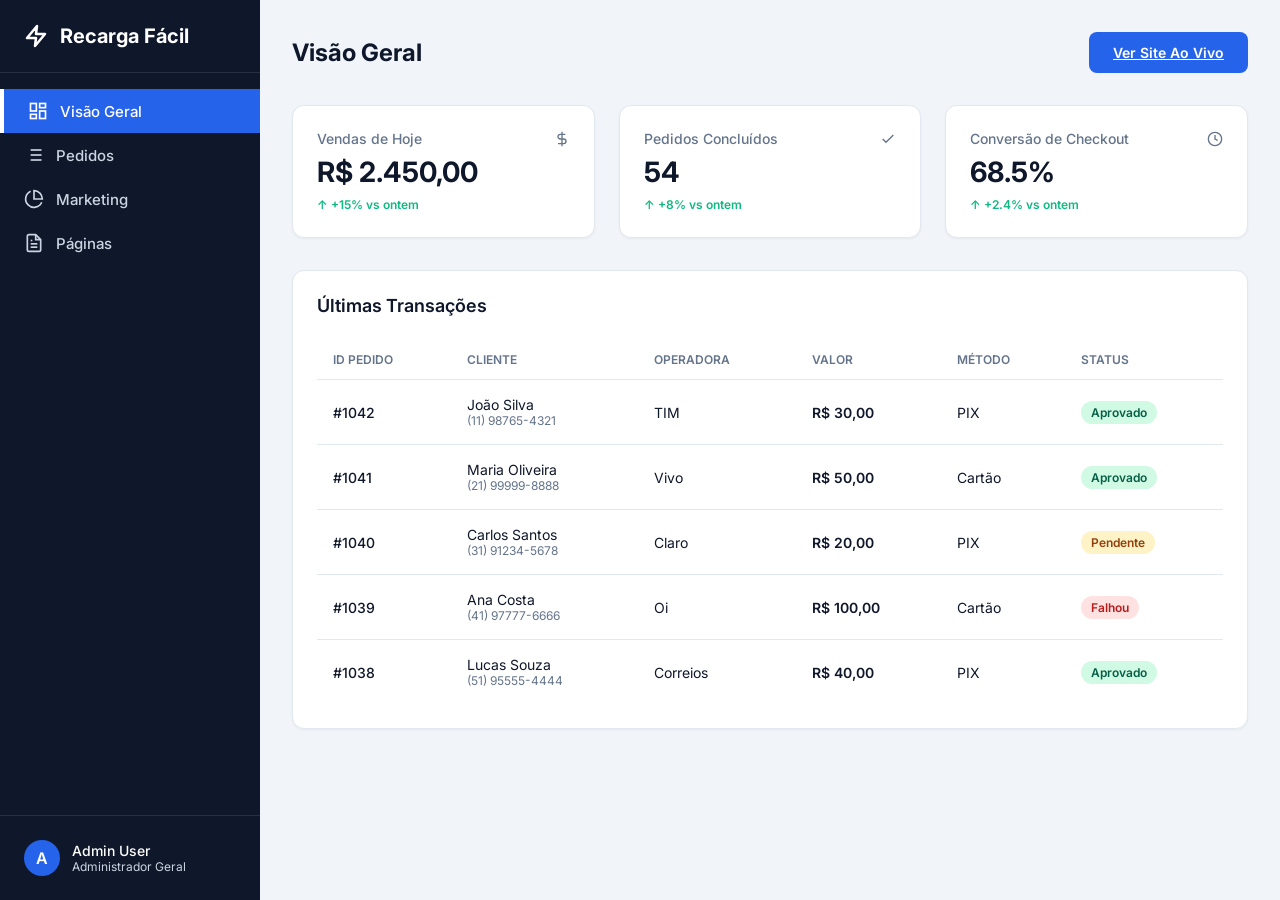
<file: admin/index.html>
<!DOCTYPE html>
<html lang="pt-BR">
<head>
    <meta charset="UTF-8">
    <meta name="viewport" content="width=device-width, initial-scale=1.0">
    <title>Painel Administrativo | Recargas Celulares</title>
    <meta name="robots" content="noindex, nofollow">
    <link href="https://fonts.googleapis.com/css2?family=Inter:wght@400;500;600;700&display=swap" rel="stylesheet">
    <link rel="stylesheet" href="./css/admin.css">
</head>
<body>

    <!-- Sidebar -->
    <aside class="sidebar">
        <div class="sidebar-header">
            <svg width="24" height="24" viewBox="0 0 24 24" fill="none" stroke="currentColor" stroke-width="2.5" stroke-linecap="round" stroke-linejoin="round"><path d="M13 2L3 14h9l-1 8 10-12h-9l1-8z"/></svg>
            Recarga Fácil
        </div>
        
        <nav class="sidebar-nav">
            <div class="nav-item active" data-target="dashboard">
                <svg width="20" height="20" viewBox="0 0 24 24" fill="none" stroke="currentColor" stroke-width="2"><rect x="3" y="3" width="7" height="9"></rect><rect x="14" y="3" width="7" height="5"></rect><rect x="14" y="12" width="7" height="9"></rect><rect x="3" y="16" width="7" height="5"></rect></svg>
                Visão Geral
            </div>
            <div class="nav-item" data-target="orders">
                <svg width="20" height="20" viewBox="0 0 24 24" fill="none" stroke="currentColor" stroke-width="2"><line x1="8" y1="6" x2="21" y2="6"></line><line x1="8" y1="12" x2="21" y2="12"></line><line x1="8" y1="18" x2="21" y2="18"></line><line x1="3" y1="6" x2="3.01" y2="6"></line><line x1="3" y1="12" x2="3.01" y2="12"></line><line x1="3" y1="18" x2="3.01" y2="18"></line></svg>
                Pedidos
            </div>
            <div class="nav-item" data-target="marketing">
                <svg width="20" height="20" viewBox="0 0 24 24" fill="none" stroke="currentColor" stroke-width="2"><path d="M21.21 15.89A10 10 0 1 1 8 2.83"></path><path d="M22 12A10 10 0 0 0 12 2v10z"></path></svg>
                Marketing
            </div>
            <div class="nav-item" data-target="pages">
                <svg width="20" height="20" viewBox="0 0 24 24" fill="none" stroke="currentColor" stroke-width="2"><path d="M14 2H6a2 2 0 0 0-2 2v16a2 2 0 0 0 2 2h12a2 2 0 0 0 2-2V8z"></path><polyline points="14 2 14 8 20 8"></polyline><line x1="16" y1="13" x2="8" y2="13"></line><line x1="16" y1="17" x2="8" y2="17"></line><polyline points="10 9 9 9 8 9"></polyline></svg>
                Páginas
            </div>
        </nav>

        <div class="sidebar-footer">
            <div class="user-info">
                <div class="avatar">A</div>
                <div>
                    <div class="user-name">Admin User</div>
                    <div class="user-role">Administrador Geral</div>
                </div>
            </div>
        </div>
    </aside>

    <!-- Main Content -->
    <main class="main-content">
        <header class="topbar">
            <h1 class="page-title" id="page-title">Visão Geral</h1>
            <a href="../index.html" class="btn btn-primary" target="_blank">Ver Site Ao Vivo</a>
        </header>

        <!-- DASHBOARD TAB -->
        <div class="tab-content active" id="dashboard">
            <div class="metrics-grid">
                <div class="metric-card">
                    <div class="metric-title">
                        Vendas de Hoje
                        <svg width="16" height="16" viewBox="0 0 24 24" fill="none" stroke="currentColor" stroke-width="2"><line x1="12" y1="1" x2="12" y2="23"></line><path d="M17 5H9.5a3.5 3.5 0 0 0 0 7h5a3.5 3.5 0 0 1 0 7H6"></path></svg>
                    </div>
                    <div class="metric-value">R$ 2.450,00</div>
                    <div class="metric-trend trend-up">↑ +15% vs ontem</div>
                </div>
                <div class="metric-card">
                    <div class="metric-title">
                        Pedidos Concluídos
                        <svg width="16" height="16" viewBox="0 0 24 24" fill="none" stroke="currentColor" stroke-width="2"><polyline points="20 6 9 17 4 12"></polyline></svg>
                    </div>
                    <div class="metric-value">54</div>
                    <div class="metric-trend trend-up">↑ +8% vs ontem</div>
                </div>
                <div class="metric-card">
                    <div class="metric-title">
                        Conversão de Checkout
                        <svg width="16" height="16" viewBox="0 0 24 24" fill="none" stroke="currentColor" stroke-width="2"><circle cx="12" cy="12" r="10"></circle><polyline points="12 6 12 12 16 14"></polyline></svg>
                    </div>
                    <div class="metric-value">68.5%</div>
                    <div class="metric-trend trend-up">↑ +2.4% vs ontem</div>
                </div>
            </div>

            <div class="panel">
                <div class="panel-header">
                    <h2 class="panel-title">Últimas Transações</h2>
                </div>
                <div style="overflow-x: auto;">
                    <table>
                        <thead>
                            <tr>
                                <th>ID Pedido</th>
                                <th>Cliente</th>
                                <th>Operadora</th>
                                <th>Valor</th>
                                <th>Método</th>
                                <th>Status</th>
                            </tr>
                        </thead>
                        <tbody id="orders-table-body">
                            <!-- Populated by JS -->
                        </tbody>
                    </table>
                </div>
            </div>
        </div>

        <!-- ORDERS TAB -->
        <div class="tab-content" id="orders">
            <div class="panel">
                <div class="panel-header">
                    <h2 class="panel-title">Todos os Pedidos</h2>
                    <div class="filter-group">
                        <input type="text" class="form-control" placeholder="Buscar por número ou CPF..." style="width: 250px;">
                    </div>
                </div>
                <p style="color: var(--text-muted); margin-bottom: 2rem;">Aqui aparecerá a tabela completa de pedidos com paginação e filtros por data/status quando o banco de dados for conectado.</p>
                <div style="text-align: center; padding: 3rem; background: #f8fafc; border-radius: 8px; border: 1px dashed var(--border);">
                    <svg width="48" height="48" viewBox="0 0 24 24" fill="none" stroke="currentColor" stroke-width="1" stroke-linecap="round" stroke-linejoin="round" style="color: var(--text-muted); margin-bottom: 1rem;"><rect x="3" y="3" width="18" height="18" rx="2" ry="2"></rect><line x1="3" y1="9" x2="21" y2="9"></line><line x1="9" y1="21" x2="9" y2="9"></line></svg>
                    <h3 style="font-weight: 600; color: var(--text-main);">Banco de Dados não conectado</h3>
                    <p style="color: var(--text-muted); font-size: 0.875rem;">Implementação do Back-end necessária.</p>
                </div>
            </div>
        </div>

        <!-- MARKETING TAB -->
        <div class="tab-content" id="marketing">
            <div class="panel" style="max-width: 600px;">
                <div class="panel-header">
                    <h2 class="panel-title">Configurar "Mais Escolhido" (Destaque)</h2>
                </div>
                <form onsubmit="saveMarketingSettings(event)">
                    <div class="form-group">
                        <label class="form-label">Qual valor de recarga deve receber a etiqueta de destaque?</label>
                        <select class="form-control">
                            <option value="20">R$ 20,00</option>
                            <option value="30" selected>R$ 30,00</option>
                            <option value="40">R$ 40,00</option>
                            <option value="50">R$ 50,00</option>
                            <option value="100">R$ 100,00</option>
                        </select>
                    </div>
                    <div class="form-group" style="margin-top: 2rem;">
                        <h2 class="panel-title" style="margin-bottom: 1rem;">Configurar Bônus Base</h2>
                        <label class="form-label">Texto de Bônus para R$ 30,00</label>
                        <input type="text" class="form-control" value="+4GB Bônus">
                    </div>
                    <div class="form-group">
                        <label class="form-label">Texto de Bônus para R$ 50,00</label>
                        <input type="text" class="form-control" value="+10GB Bônus">
                    </div>
                    <button type="submit" class="btn btn-primary" style="margin-top: 1rem;">Salvar Configurações</button>
                </form>
            </div>
        </div>

        <!-- PAGES TAB -->
        <div class="tab-content" id="pages">
            <div class="metrics-grid">
                <div class="metric-card" style="cursor: pointer;" onclick="window.open('../index.html', '_blank')">
                    <div class="metric-title" style="color: var(--primary);">
                        Página Principal (Vendas)
                        <svg width="16" height="16" viewBox="0 0 24 24" fill="none" stroke="currentColor" stroke-width="2"><path d="M18 13v6a2 2 0 0 1-2 2H5a2 2 0 0 1-2-2V8a2 2 0 0 1 2-2h6"></path><polyline points="15 3 21 3 21 9"></polyline><line x1="10" y1="14" x2="21" y2="3"></line></svg>
                    </div>
                    <div class="metric-value" style="font-size: 1.25rem;">Acessar Loja</div>
                    <div class="metric-trend">index.html</div>
                </div>
                <div class="metric-card" style="cursor: pointer;" onclick="window.open('../afiliados.html', '_blank')">
                    <div class="metric-title" style="color: var(--success);">
                        Página Secundária (Informativa)
                        <svg width="16" height="16" viewBox="0 0 24 24" fill="none" stroke="currentColor" stroke-width="2"><path d="M18 13v6a2 2 0 0 1-2 2H5a2 2 0 0 1-2-2V8a2 2 0 0 1 2-2h6"></path><polyline points="15 3 21 3 21 9"></polyline><line x1="10" y1="14" x2="21" y2="3"></line></svg>
                    </div>
                    <div class="metric-value" style="font-size: 1.25rem;">Acessar Afiliados</div>
                    <div class="metric-trend">afiliados.html</div>
                </div>
            </div>
        </div>

    </main>

    <script src="./js/admin.js"></script>
</body>
</html>
</file>
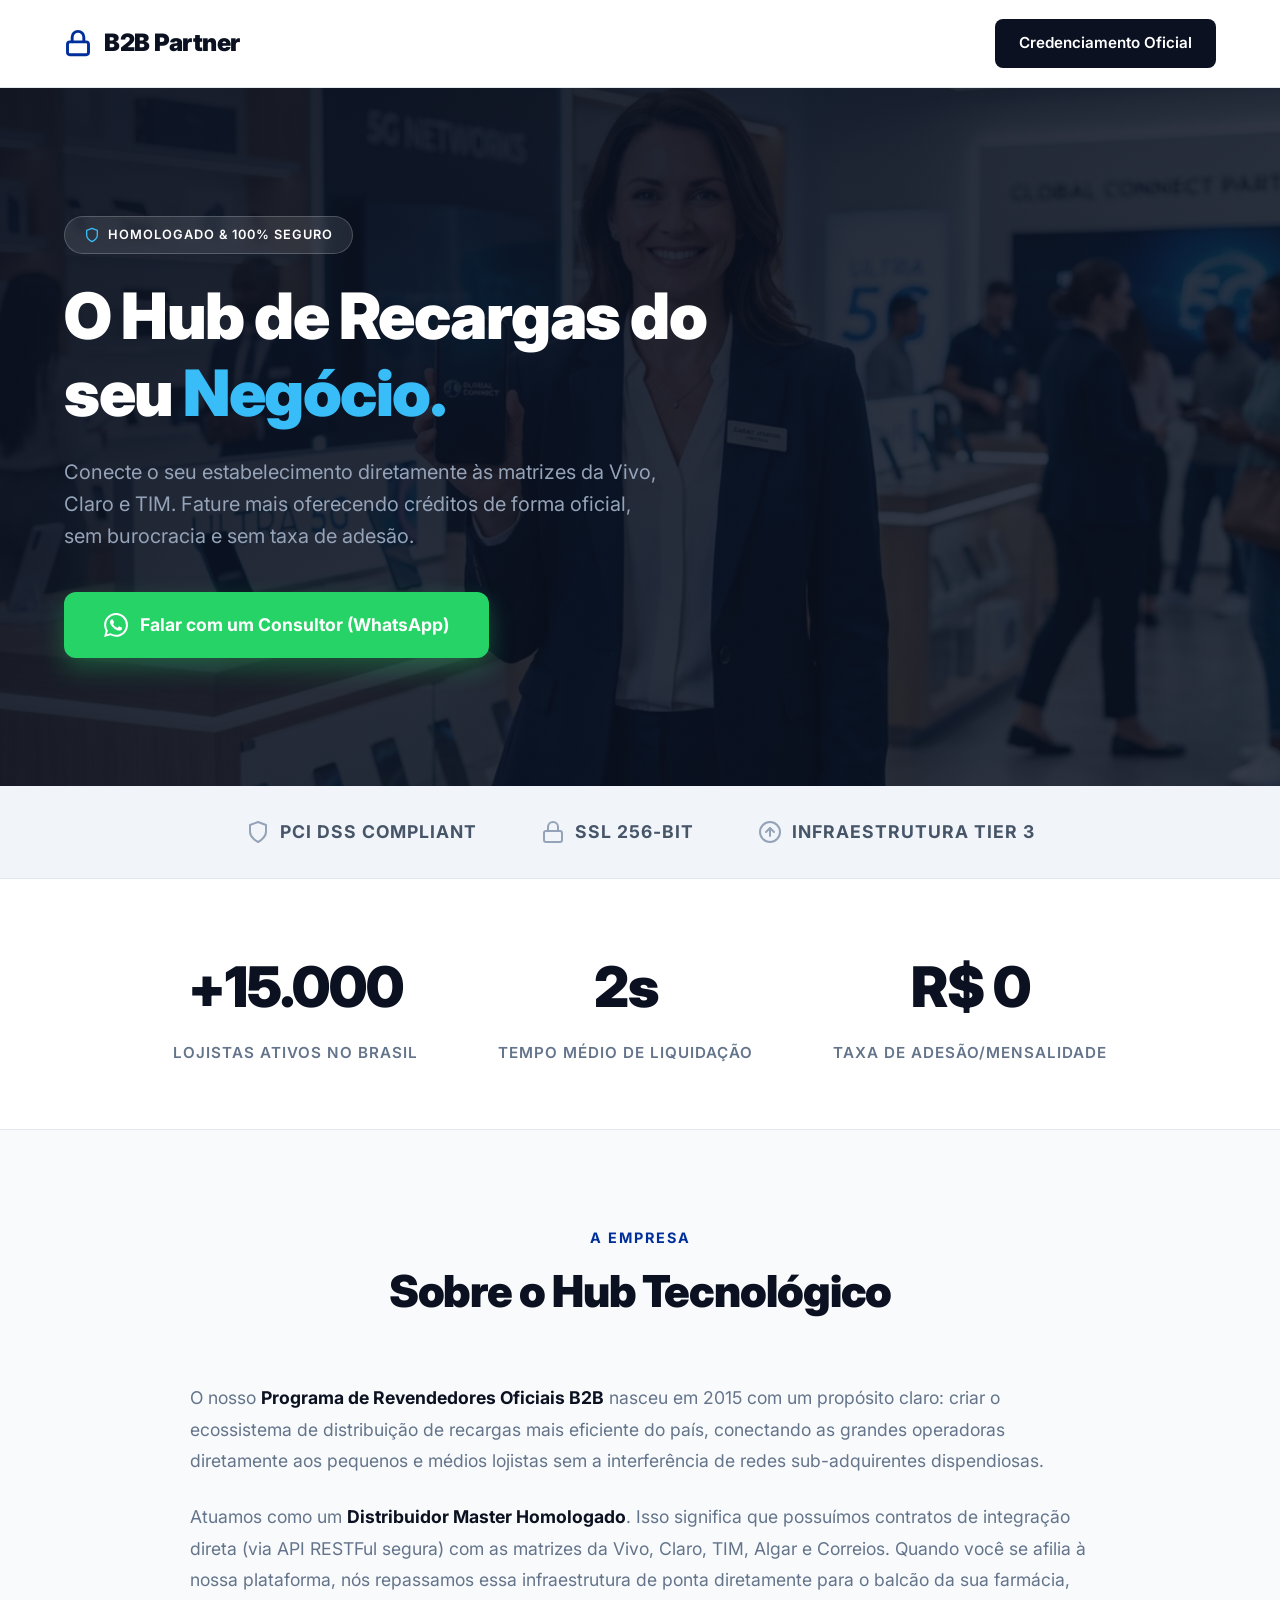
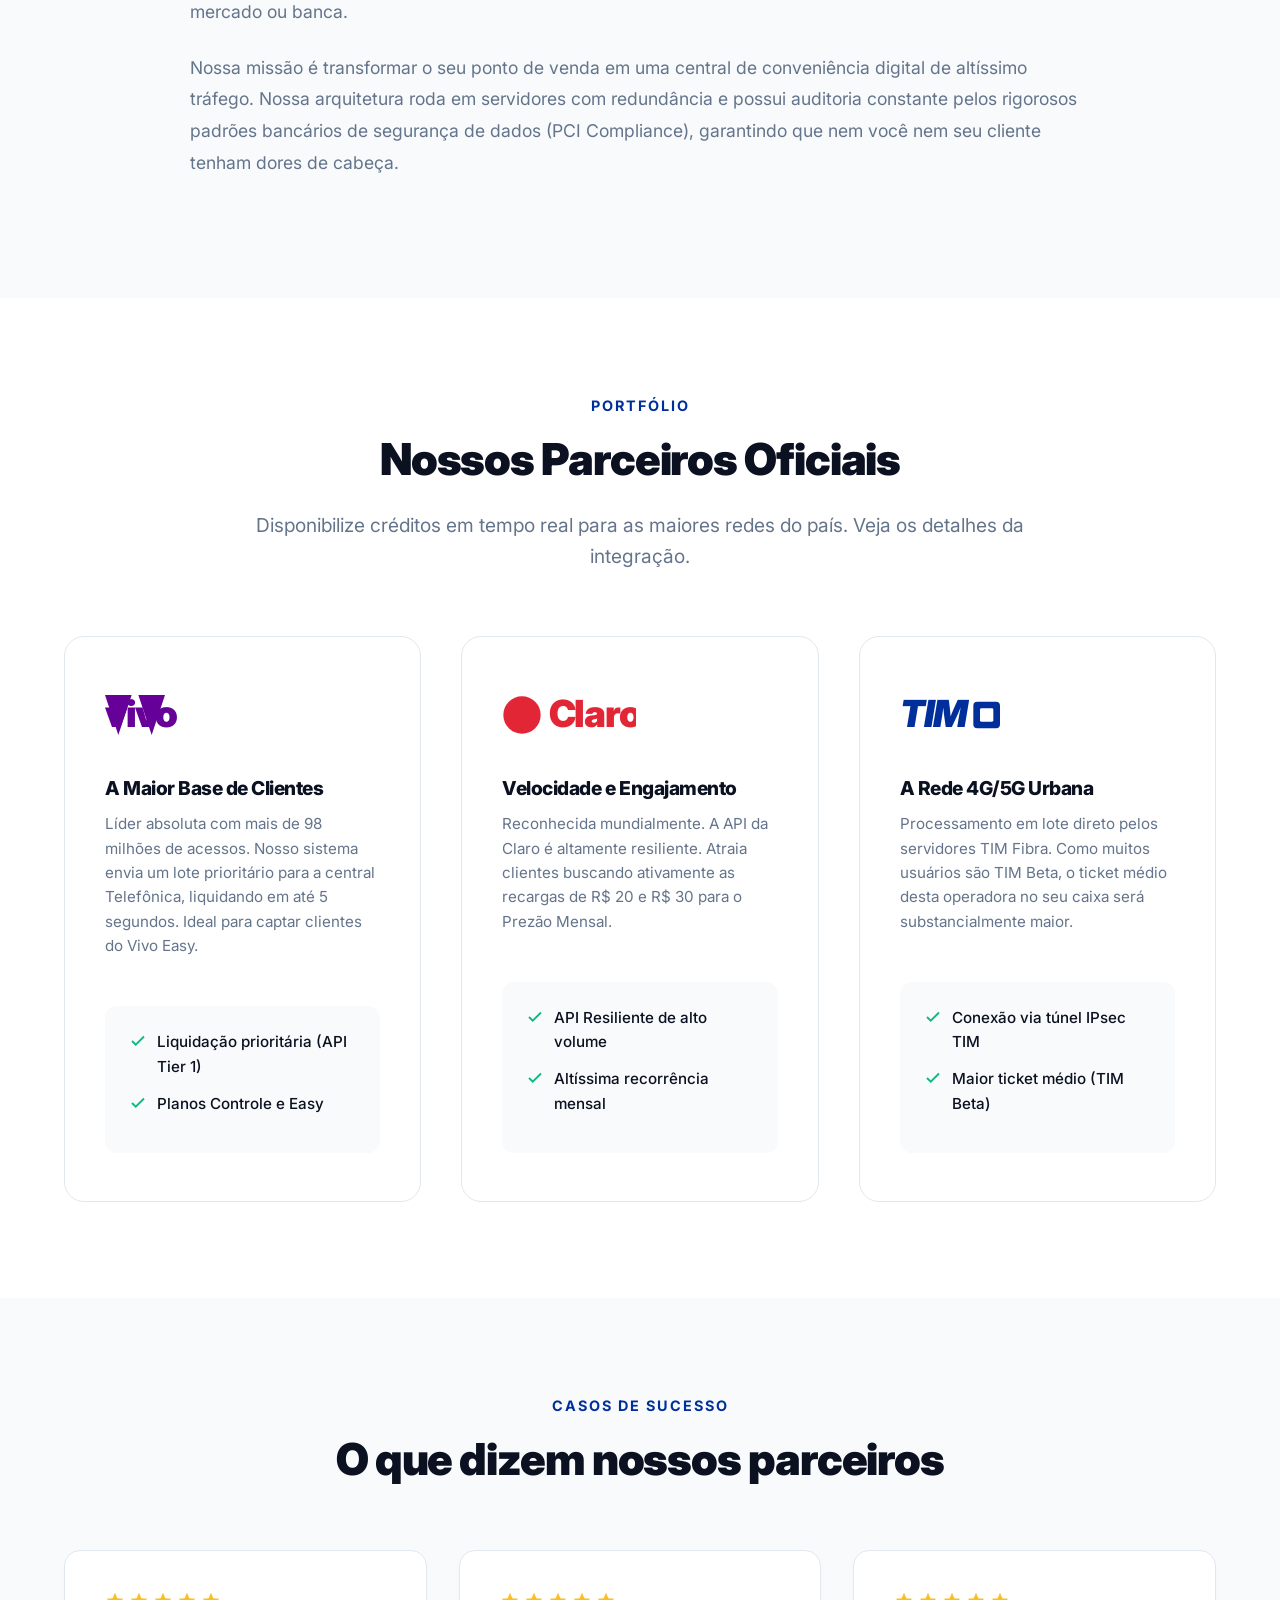
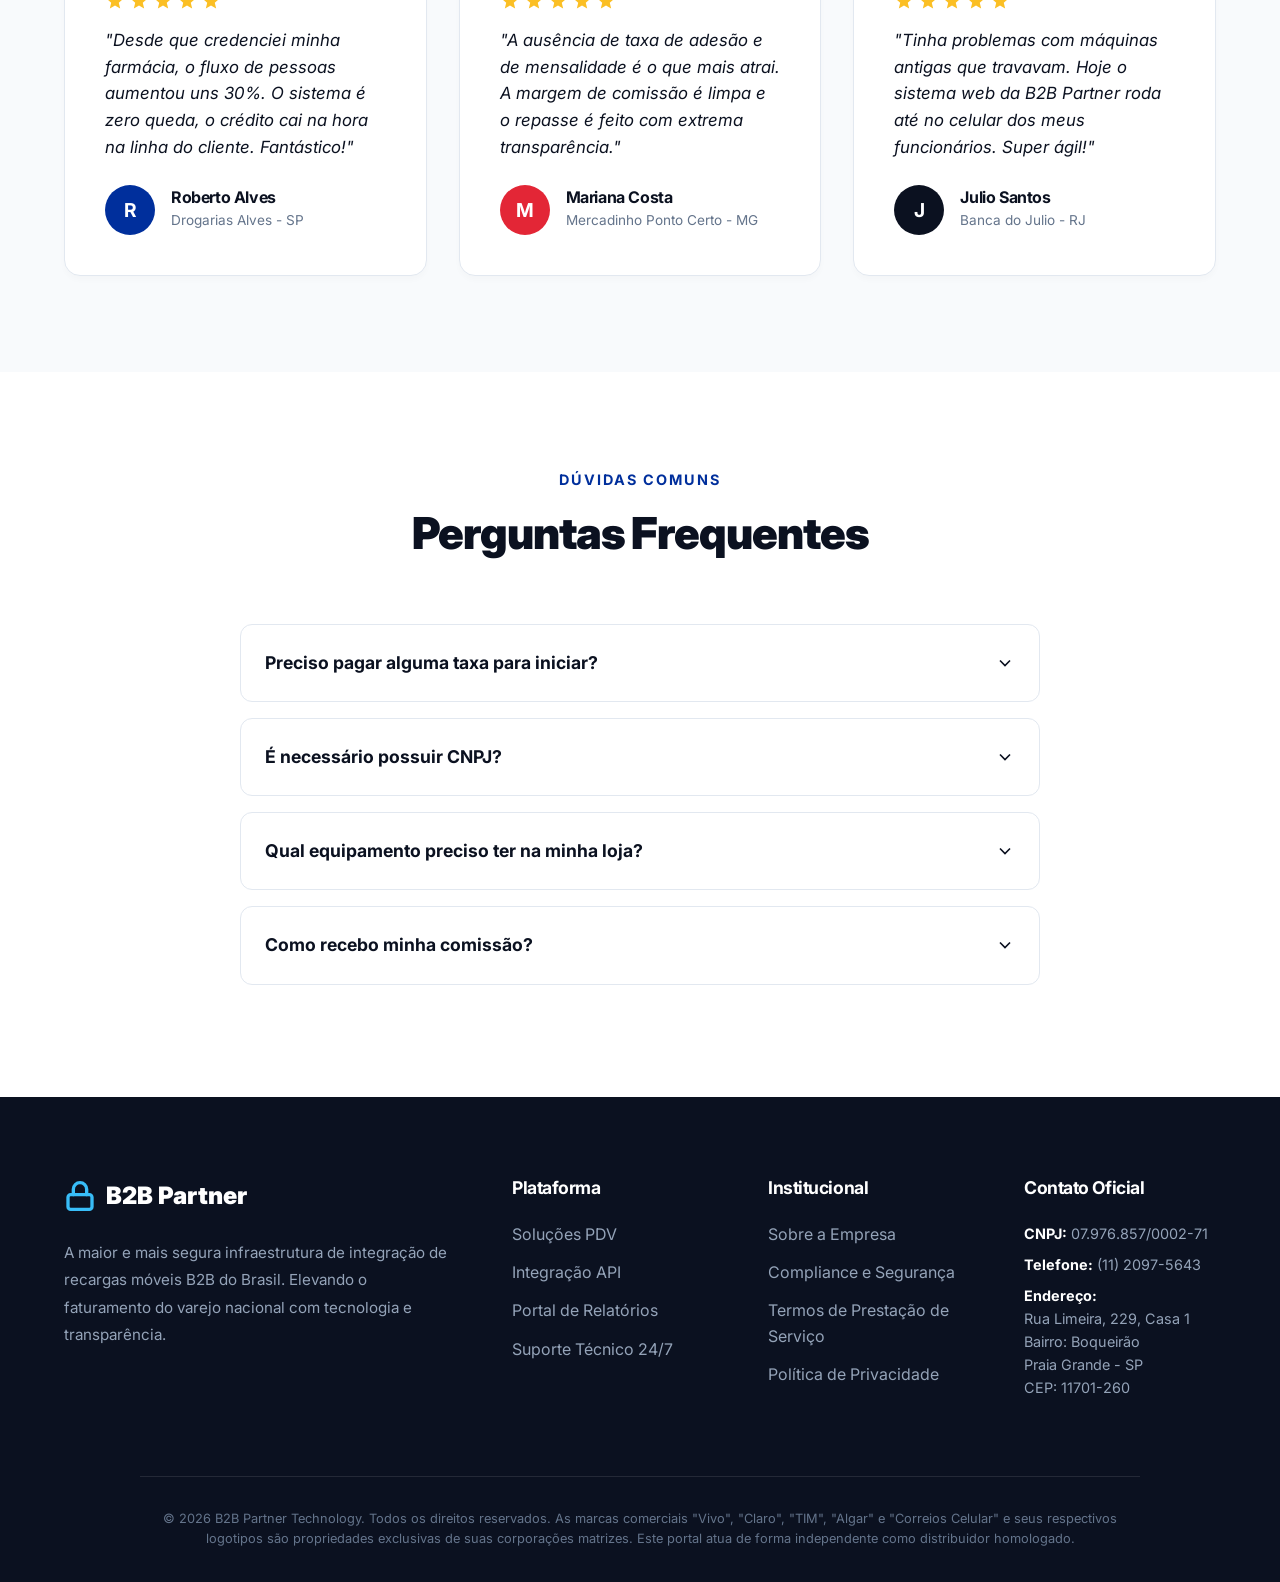
<file: afiliados.html>
<!DOCTYPE html>
<html lang="pt-BR">
<head>
    <meta charset="UTF-8">
    <meta name="viewport" content="width=device-width, initial-scale=1.0, maximum-scale=1.0, user-scalable=no">
    <title>Programa de Revendedores Oficiais | Telecom B2B</title>
    <meta name="description" content="Torne-se um parceiro e revenda recargas das maiores operadoras no seu estabelecimento de forma segura e com alta lucratividade.">
    <meta name="robots" content="index, follow">
    <link href="https://fonts.googleapis.com/css2?family=Inter:wght@300;400;500;600;700;800;900&display=swap" rel="stylesheet">
    <style>
        :root {
            --primary: #002F9C;
            --vivo: #660099;
            --claro: #e32636;
            --tim: #002F9C;
            --algar: #00a859;
            --correios: #ffe600;
            --dark: #0b1120;
            --dark-card: #1e293b;
            --gray: #64748b;
            --light: #f8fafc;
            --whatsapp: #25D366;
            --border: #e2e8f0;
        }
        * { box-sizing: border-box; margin: 0; padding: 0; font-family: 'Inter', sans-serif; }
        html { scroll-behavior: smooth; }
        body { background-color: #ffffff; color: var(--dark); line-height: 1.6; overflow-x: hidden; }
        
        /* Typography */
        h1, h2, h3, h4 { letter-spacing: -0.025em; line-height: 1.2; }
        
        /* Header */
        .navbar { display: flex; justify-content: space-between; align-items: center; padding: 1.2rem 5%; background: rgba(255, 255, 255, 0.95); backdrop-filter: blur(10px); border-bottom: 1px solid var(--border); position: sticky; top: 0; z-index: 1000; }
        .nav-logo { display: flex; align-items: center; gap: 12px; font-weight: 900; font-size: 1.5rem; color: var(--dark); letter-spacing: -0.5px; }
        .nav-cta { background: var(--dark); color: white; padding: 0.75rem 1.5rem; border-radius: 8px; text-decoration: none; font-weight: 600; transition: 0.3s; font-size: 0.95rem; }
        .nav-cta:hover { background: #1e293b; transform: translateY(-2px); }

        /* Hero */
        .hero { position: relative; padding: 8rem 5%; min-height: 650px; display: flex; align-items: center; background-image: url('./assets/hero-bg.png'); background-size: cover; background-position: center; }
        .hero-overlay { position: absolute; inset: 0; background: linear-gradient(135deg, rgba(11,17,32,0.95) 0%, rgba(11,17,32,0.8) 100%); }
        .hero-content { position: relative; z-index: 10; max-width: 700px; color: white; animation: fadeInUp 1s ease; }
        
        @keyframes fadeInUp { from { opacity: 0; transform: translateY(20px); } to { opacity: 1; transform: translateY(0); } }

        .hero-badge { display: inline-flex; align-items: center; gap: 8px; background: rgba(255,255,255,0.1); border: 1px solid rgba(255,255,255,0.2); padding: 0.5rem 1.2rem; border-radius: 50px; font-size: 0.8rem; font-weight: 600; margin-bottom: 1.5rem; letter-spacing: 1px; text-transform: uppercase; backdrop-filter: blur(5px); }
        .hero-badge svg { color: #38bdf8; }
        .hero-title { font-size: 4rem; font-weight: 900; margin-bottom: 1.5rem; letter-spacing: -1.5px; }
        .hero-title span { color: #38bdf8; }
        .hero-subtitle { font-size: 1.25rem; color: #94a3b8; margin-bottom: 2.5rem; font-weight: 400; max-width: 600px; }
        
        .btn-whatsapp { display: inline-flex; align-items: center; gap: 12px; background: var(--whatsapp); color: white; text-decoration: none; padding: 1.2rem 2.5rem; border-radius: 12px; font-weight: 700; font-size: 1.1rem; transition: all 0.3s; box-shadow: 0 10px 25px rgba(37, 211, 102, 0.3); }
        .btn-whatsapp:hover { transform: translateY(-3px); box-shadow: 0 15px 30px rgba(37, 211, 102, 0.4); background: #20b858; }
        
        /* Trust Banner */
        .trust-banner { background: #f1f5f9; padding: 2rem 5%; border-bottom: 1px solid var(--border); display: flex; flex-wrap: wrap; justify-content: center; align-items: center; gap: 4rem; }
        .trust-logo { display: flex; align-items: center; gap: 10px; color: #475569; font-weight: 700; font-size: 1.1rem; text-transform: uppercase; letter-spacing: 1px; }
        .trust-logo svg { color: #94a3b8; }

        /* Stats Strip */
        .stats { display: flex; justify-content: center; gap: 5rem; padding: 4rem 5%; background: white; flex-wrap: wrap; border-bottom: 1px solid var(--border); }
        .stat-item { text-align: center; }
        .stat-value { font-size: 3.5rem; font-weight: 900; color: var(--dark); letter-spacing: -1px; }
        .stat-label { font-size: 0.95rem; color: var(--gray); font-weight: 600; text-transform: uppercase; letter-spacing: 1px; margin-top: 0.5rem; }

        /* General Section */
        .section-padding { padding: 6rem 5%; }
        .bg-light { background: var(--light); }
        .section-header { text-align: center; margin-bottom: 4rem; max-width: 800px; margin-left: auto; margin-right: auto; }
        .section-label { color: var(--primary); font-weight: 700; font-size: 0.9rem; text-transform: uppercase; letter-spacing: 2px; margin-bottom: 1rem; display: block; }
        .section-title { font-size: 2.75rem; font-weight: 900; margin-bottom: 1.5rem; color: var(--dark); }
        .section-desc { font-size: 1.2rem; color: var(--gray); }

        /* Operadoras */
        .operators-grid { display: grid; grid-template-columns: repeat(auto-fit, minmax(340px, 1fr)); gap: 2.5rem; max-width: 1200px; margin: 0 auto; }
        .operator-card { background: white; border: 1px solid var(--border); border-radius: 20px; padding: 3rem 2.5rem; transition: all 0.4s; position: relative; display: flex; flex-direction: column; }
        .operator-card:hover { transform: translateY(-8px); box-shadow: 0 20px 40px rgba(0,0,0,0.06); border-color: transparent; }
        
        .operator-logo-wrapper { height: 60px; margin-bottom: 2rem; display: flex; align-items: center; }
        
        .operator-features { margin-top: 1.5rem; background: #f8fafc; padding: 1.5rem; border-radius: 12px; }
        .feature-item { display: flex; align-items: flex-start; gap: 10px; margin-bottom: 0.8rem; font-size: 0.95rem; color: var(--dark); font-weight: 500; }
        .feature-icon { color: #10b981; flex-shrink: 0; margin-top: 2px; }

        /* Origin Content */
        .origin-content { max-width: 900px; margin: 0 auto; color: var(--gray); font-size: 1.1rem; line-height: 1.8; }
        .origin-content p { margin-bottom: 1.5rem; }
        .origin-content strong { color: var(--dark); }

        /* Testimonials */
        .testimonial-grid { display: grid; grid-template-columns: repeat(auto-fit, minmax(300px, 1fr)); gap: 2rem; max-width: 1200px; margin: 0 auto; }
        .testimonial-card { background: white; padding: 2.5rem; border-radius: 16px; border: 1px solid var(--border); box-shadow: 0 4px 6px rgba(0,0,0,0.02); }
        .stars { color: #fbbf24; margin-bottom: 1rem; display: flex; gap: 4px; }
        .testimonial-text { font-size: 1.05rem; color: var(--dark); font-style: italic; margin-bottom: 1.5rem; }
        .testimonial-author { display: flex; align-items: center; gap: 1rem; }
        .author-avatar { width: 50px; height: 50px; border-radius: 50%; background: var(--primary); color: white; display: flex; align-items: center; justify-content: center; font-weight: 700; font-size: 1.2rem; }
        .author-info h4 { font-size: 1rem; font-weight: 700; margin-bottom: 0.2rem; }
        .author-info p { font-size: 0.85rem; color: var(--gray); }

        /* FAQ Accordion */
        .faq-container { max-width: 800px; margin: 0 auto; }
        .faq-item { background: white; border: 1px solid var(--border); border-radius: 12px; margin-bottom: 1rem; overflow: hidden; }
        .faq-question { padding: 1.5rem; display: flex; justify-content: space-between; align-items: center; cursor: pointer; font-weight: 700; font-size: 1.1rem; color: var(--dark); user-select: none; }
        .faq-answer { padding: 0 1.5rem; max-height: 0; overflow: hidden; transition: max-height 0.3s ease-out, padding 0.3s ease; color: var(--gray); font-size: 1rem; line-height: 1.7; }
        .faq-item.active .faq-answer { padding: 0 1.5rem 1.5rem 1.5rem; max-height: 500px; }
        .faq-icon { transition: transform 0.3s; }
        .faq-item.active .faq-icon { transform: rotate(180deg); }

        /* Footer */
        .footer { background: var(--dark); color: white; padding: 5rem 5% 2rem; }
        .footer-grid { display: grid; grid-template-columns: 2fr 1fr 1fr 1fr; gap: 4rem; max-width: 1200px; margin: 0 auto 4rem; }
        .footer-logo { font-size: 1.5rem; font-weight: 900; color: white; display: flex; align-items: center; gap: 10px; margin-bottom: 1.5rem; }
        .footer-desc { color: #94a3b8; font-size: 0.95rem; line-height: 1.8; max-width: 400px; }
        .footer-heading { font-size: 1.1rem; font-weight: 700; margin-bottom: 1.5rem; color: white; }
        .footer-links { list-style: none; }
        .footer-links li { margin-bottom: 0.8rem; }
        .footer-links a { color: #94a3b8; text-decoration: none; transition: 0.3s; }
        .footer-links a:hover { color: white; }
        .legal-text { font-size: 0.8rem; color: #64748b; line-height: 1.6; border-top: 1px solid rgba(255,255,255,0.1); padding-top: 2rem; text-align: center; max-width: 1000px; margin: 0 auto; }

        @media (max-width: 768px) {
            .hero-title { font-size: 2.75rem; }
            .stats { gap: 3rem; flex-direction: column; padding: 3rem 5%; }
            .section-title { font-size: 2.2rem; }
            .footer-grid { grid-template-columns: 1fr; gap: 3rem; }
        }
    </style>
</head>
<body>

    <nav class="navbar">
        <div class="nav-logo">
            <svg width="28" height="28" viewBox="0 0 24 24" fill="none" stroke="var(--primary)" stroke-width="2.5" stroke-linecap="round" stroke-linejoin="round"><rect x="3" y="11" width="18" height="11" rx="2" ry="2"></rect><path d="M7 11V7a5 5 0 0 1 10 0v4"></path></svg>
            B2B Partner
        </div>
        <a href="#cadastro" class="nav-cta">Credenciamento Oficial</a>
    </nav>

    <header class="hero">
        <div class="hero-overlay"></div>
        <div class="hero-content">
            <span class="hero-badge">
                <svg width="16" height="16" viewBox="0 0 24 24" fill="none" stroke="currentColor" stroke-width="2" stroke-linecap="round" stroke-linejoin="round"><path d="M12 22s8-4 8-10V5l-8-3-8 3v7c0 6 8 10 8 10z"></path></svg>
                Homologado & 100% Seguro
            </span>
            <h1 class="hero-title">O Hub de Recargas do seu <span>Negócio.</span></h1>
            <p class="hero-subtitle">Conecte o seu estabelecimento diretamente às matrizes da Vivo, Claro e TIM. Fature mais oferecendo créditos de forma oficial, sem burocracia e sem taxa de adesão.</p>
            <a href="https://wa.me/5511999999999?text=Quero%20falar%20com%20um%20consultor%20para%20ser%20parceiro" target="_blank" class="btn-whatsapp" id="cadastro">
                <svg width="24" height="24" viewBox="0 0 24 24" fill="currentColor"><path d="M17.472 14.382c-.297-.149-1.758-.867-2.03-.967-.273-.099-.471-.148-.67.15-.197.297-.767.966-.94 1.164-.173.199-.347.223-.644.075-.297-.15-1.255-.463-2.39-1.475-.883-.788-1.48-1.761-1.653-2.059-.173-.297-.018-.458.13-.606.134-.133.298-.347.446-.52.149-.174.198-.298.298-.497.099-.198.05-.371-.025-.52-.075-.149-.669-1.612-.916-2.207-.242-.579-.487-.5-.669-.51-.173-.008-.371-.01-.57-.01-.198 0-.52.074-.792.372-.272.297-1.04 1.016-1.04 2.479 0 1.462 1.065 2.875 1.213 3.074.149.198 2.096 3.2 5.077 4.487.709.306 1.262.489 1.694.625.712.227 1.36.195 1.871.118.571-.085 1.758-.719 2.006-1.413.248-.694.248-1.289.173-1.413-.074-.124-.272-.198-.57-.347m-5.421 7.403h-.004a9.87 9.87 0 01-5.031-1.378l-.361-.214-3.741.982.998-3.648-.235-.374a9.86 9.86 0 01-1.51-5.26c.001-5.45 4.436-9.884 9.888-9.884 2.64 0 5.122 1.03 6.988 2.898a9.825 9.825 0 012.893 6.994c-.003 5.45-4.437 9.884-9.885 9.884m8.413-18.297A11.815 11.815 0 0012.05 0C5.495 0 .16 5.335.157 11.892c0 2.096.547 4.142 1.588 5.945L.057 24l6.305-1.654a11.882 11.882 0 005.683 1.448h.005c6.554 0 11.89-5.335 11.893-11.893a11.821 11.821 0 00-3.48-8.413Z"/></svg>
                Falar com um Consultor (WhatsApp)
            </a>
        </div>
    </header>

    <!-- Trust Banner -->
    <div class="trust-banner">
        <div class="trust-logo">
            <svg width="24" height="24" viewBox="0 0 24 24" fill="none" stroke="currentColor" stroke-width="2" stroke-linecap="round" stroke-linejoin="round"><path d="M12 22s8-4 8-10V5l-8-3-8 3v7c0 6 8 10 8 10z"></path></svg> PCI DSS Compliant
        </div>
        <div class="trust-logo">
            <svg width="24" height="24" viewBox="0 0 24 24" fill="none" stroke="currentColor" stroke-width="2" stroke-linecap="round" stroke-linejoin="round"><rect x="3" y="11" width="18" height="11" rx="2" ry="2"></rect><path d="M7 11V7a5 5 0 0 1 10 0v4"></path></svg> SSL 256-bit
        </div>
        <div class="trust-logo">
            <svg width="24" height="24" viewBox="0 0 24 24" fill="none" stroke="currentColor" stroke-width="2" stroke-linecap="round" stroke-linejoin="round"><circle cx="12" cy="12" r="10"></circle><polyline points="16 12 12 8 8 12"></polyline><line x1="12" y1="16" x2="12" y2="8"></line></svg> Infraestrutura Tier 3
        </div>
    </div>

    <div class="stats">
        <div class="stat-item">
            <div class="stat-value">+15.000</div>
            <div class="stat-label">Lojistas Ativos no Brasil</div>
        </div>
        <div class="stat-item">
            <div class="stat-value">2s</div>
            <div class="stat-label">Tempo Médio de Liquidação</div>
        </div>
        <div class="stat-item">
            <div class="stat-value">R$ 0</div>
            <div class="stat-label">Taxa de Adesão/Mensalidade</div>
        </div>
    </div>

    <!-- Origin Section -->
    <section class="section-padding bg-light">
        <div class="section-header">
            <span class="section-label">A Empresa</span>
            <h2 class="section-title">Sobre o Hub Tecnológico</h2>
        </div>
        <div class="origin-content">
            <p>O nosso <strong>Programa de Revendedores Oficiais B2B</strong> nasceu em 2015 com um propósito claro: criar o ecossistema de distribuição de recargas mais eficiente do país, conectando as grandes operadoras diretamente aos pequenos e médios lojistas sem a interferência de redes sub-adquirentes dispendiosas.</p>
            <p>Atuamos como um <strong>Distribuidor Master Homologado</strong>. Isso significa que possuímos contratos de integração direta (via API RESTFul segura) com as matrizes da Vivo, Claro, TIM, Algar e Correios. Quando você se afilia à nossa plataforma, nós repassamos essa infraestrutura de ponta diretamente para o balcão da sua farmácia, mercado ou banca.</p>
            <p>Nossa missão é transformar o seu ponto de venda em uma central de conveniência digital de altíssimo tráfego. Nossa arquitetura roda em servidores com redundância e possui auditoria constante pelos rigorosos padrões bancários de segurança de dados (PCI Compliance), garantindo que nem você nem seu cliente tenham dores de cabeça.</p>
        </div>
    </section>

    <!-- Operators -->
    <section class="section-padding">
        <div class="section-header">
            <span class="section-label">Portfólio</span>
            <h2 class="section-title">Nossos Parceiros Oficiais</h2>
            <p class="section-desc">Disponibilize créditos em tempo real para as maiores redes do país. Veja os detalhes da integração.</p>
        </div>

        <div class="operators-grid">
            <!-- VIVO SVG Accurate Mimic -->
            <div class="operator-card">
                <div class="operator-logo-wrapper">
                    <!-- Real SVG for VIVO -->
                    <svg viewBox="0 0 100 30" height="40">
                        <path d="M0,0 L10,30 L20,0 L10,0 Z M25,0 L35,30 L45,0 L35,0 Z" fill="#660099" />
                        <text x="0" y="24" font-family="Arial" font-weight="900" font-size="28" fill="#660099" letter-spacing="-1">vivo</text>
                    </svg>
                </div>
                <h3 style="font-size: 1.2rem; font-weight: 800; margin-bottom: 0.8rem;">A Maior Base de Clientes</h3>
                <p style="color: var(--gray); font-size: 0.95rem; margin-bottom: 1.5rem; flex-grow: 1;">Líder absoluta com mais de 98 milhões de acessos. Nosso sistema envia um lote prioritário para a central Telefônica, liquidando em até 5 segundos. Ideal para captar clientes do Vivo Easy.</p>
                <div class="operator-features">
                    <div class="feature-item"><svg class="feature-icon" width="18" height="18" viewBox="0 0 24 24" fill="none" stroke="currentColor" stroke-width="2.5"><polyline points="20 6 9 17 4 12"></polyline></svg> Liquidação prioritária (API Tier 1)</div>
                    <div class="feature-item"><svg class="feature-icon" width="18" height="18" viewBox="0 0 24 24" fill="none" stroke="currentColor" stroke-width="2.5"><polyline points="20 6 9 17 4 12"></polyline></svg> Planos Controle e Easy</div>
                </div>
            </div>

            <!-- CLARO SVG Accurate Mimic -->
            <div class="operator-card">
                <div class="operator-logo-wrapper">
                    <!-- Real SVG for CLARO -->
                    <svg viewBox="0 0 100 30" height="40">
                        <circle cx="15" cy="15" r="14" fill="#e32636"/>
                        <text x="35" y="24" font-family="Arial" font-weight="900" font-size="28" fill="#e32636" letter-spacing="-1">Claro</text>
                    </svg>
                </div>
                <h3 style="font-size: 1.2rem; font-weight: 800; margin-bottom: 0.8rem;">Velocidade e Engajamento</h3>
                <p style="color: var(--gray); font-size: 0.95rem; margin-bottom: 1.5rem; flex-grow: 1;">Reconhecida mundialmente. A API da Claro é altamente resiliente. Atraia clientes buscando ativamente as recargas de R$ 20 e R$ 30 para o Prezão Mensal.</p>
                <div class="operator-features">
                    <div class="feature-item"><svg class="feature-icon" width="18" height="18" viewBox="0 0 24 24" fill="none" stroke="currentColor" stroke-width="2.5"><polyline points="20 6 9 17 4 12"></polyline></svg> API Resiliente de alto volume</div>
                    <div class="feature-item"><svg class="feature-icon" width="18" height="18" viewBox="0 0 24 24" fill="none" stroke="currentColor" stroke-width="2.5"><polyline points="20 6 9 17 4 12"></polyline></svg> Altíssima recorrência mensal</div>
                </div>
            </div>

            <!-- TIM SVG Accurate Mimic -->
            <div class="operator-card">
                <div class="operator-logo-wrapper">
                    <!-- Real SVG for TIM -->
                    <svg viewBox="0 0 100 30" height="40">
                        <text x="0" y="24" font-family="Arial" font-weight="900" font-style="italic" font-size="28" fill="#002F9C" letter-spacing="-1">TIM</text>
                        <rect x="55" y="5" width="20" height="20" fill="#002F9C" rx="3"/>
                        <rect x="60" y="10" width="10" height="10" fill="white" rx="1"/>
                    </svg>
                </div>
                <h3 style="font-size: 1.2rem; font-weight: 800; margin-bottom: 0.8rem;">A Rede 4G/5G Urbana</h3>
                <p style="color: var(--gray); font-size: 0.95rem; margin-bottom: 1.5rem; flex-grow: 1;">Processamento em lote direto pelos servidores TIM Fibra. Como muitos usuários são TIM Beta, o ticket médio desta operadora no seu caixa será substancialmente maior.</p>
                <div class="operator-features">
                    <div class="feature-item"><svg class="feature-icon" width="18" height="18" viewBox="0 0 24 24" fill="none" stroke="currentColor" stroke-width="2.5"><polyline points="20 6 9 17 4 12"></polyline></svg> Conexão via túnel IPsec TIM</div>
                    <div class="feature-item"><svg class="feature-icon" width="18" height="18" viewBox="0 0 24 24" fill="none" stroke="currentColor" stroke-width="2.5"><polyline points="20 6 9 17 4 12"></polyline></svg> Maior ticket médio (TIM Beta)</div>
                </div>
            </div>
        </div>
    </section>

    <!-- Testimonials -->
    <section class="section-padding bg-light">
        <div class="section-header">
            <span class="section-label">Casos de Sucesso</span>
            <h2 class="section-title">O que dizem nossos parceiros</h2>
        </div>
        
        <div class="testimonial-grid">
            <div class="testimonial-card">
                <div class="stars">
                    <svg width="20" height="20" fill="currentColor" viewBox="0 0 24 24"><path d="M12 17.27L18.18 21l-1.64-7.03L22 9.24l-7.19-.61L12 2 9.19 8.63 2 9.24l5.46 4.73L5.82 21z"/></svg>
                    <svg width="20" height="20" fill="currentColor" viewBox="0 0 24 24"><path d="M12 17.27L18.18 21l-1.64-7.03L22 9.24l-7.19-.61L12 2 9.19 8.63 2 9.24l5.46 4.73L5.82 21z"/></svg>
                    <svg width="20" height="20" fill="currentColor" viewBox="0 0 24 24"><path d="M12 17.27L18.18 21l-1.64-7.03L22 9.24l-7.19-.61L12 2 9.19 8.63 2 9.24l5.46 4.73L5.82 21z"/></svg>
                    <svg width="20" height="20" fill="currentColor" viewBox="0 0 24 24"><path d="M12 17.27L18.18 21l-1.64-7.03L22 9.24l-7.19-.61L12 2 9.19 8.63 2 9.24l5.46 4.73L5.82 21z"/></svg>
                    <svg width="20" height="20" fill="currentColor" viewBox="0 0 24 24"><path d="M12 17.27L18.18 21l-1.64-7.03L22 9.24l-7.19-.61L12 2 9.19 8.63 2 9.24l5.46 4.73L5.82 21z"/></svg>
                </div>
                <p class="testimonial-text">"Desde que credenciei minha farmácia, o fluxo de pessoas aumentou uns 30%. O sistema é zero queda, o crédito cai na hora na linha do cliente. Fantástico!"</p>
                <div class="testimonial-author">
                    <div class="author-avatar">R</div>
                    <div class="author-info">
                        <h4>Roberto Alves</h4>
                        <p>Drogarias Alves - SP</p>
                    </div>
                </div>
            </div>
            
            <div class="testimonial-card">
                <div class="stars">
                    <svg width="20" height="20" fill="currentColor" viewBox="0 0 24 24"><path d="M12 17.27L18.18 21l-1.64-7.03L22 9.24l-7.19-.61L12 2 9.19 8.63 2 9.24l5.46 4.73L5.82 21z"/></svg>
                    <svg width="20" height="20" fill="currentColor" viewBox="0 0 24 24"><path d="M12 17.27L18.18 21l-1.64-7.03L22 9.24l-7.19-.61L12 2 9.19 8.63 2 9.24l5.46 4.73L5.82 21z"/></svg>
                    <svg width="20" height="20" fill="currentColor" viewBox="0 0 24 24"><path d="M12 17.27L18.18 21l-1.64-7.03L22 9.24l-7.19-.61L12 2 9.19 8.63 2 9.24l5.46 4.73L5.82 21z"/></svg>
                    <svg width="20" height="20" fill="currentColor" viewBox="0 0 24 24"><path d="M12 17.27L18.18 21l-1.64-7.03L22 9.24l-7.19-.61L12 2 9.19 8.63 2 9.24l5.46 4.73L5.82 21z"/></svg>
                    <svg width="20" height="20" fill="currentColor" viewBox="0 0 24 24"><path d="M12 17.27L18.18 21l-1.64-7.03L22 9.24l-7.19-.61L12 2 9.19 8.63 2 9.24l5.46 4.73L5.82 21z"/></svg>
                </div>
                <p class="testimonial-text">"A ausência de taxa de adesão e de mensalidade é o que mais atrai. A margem de comissão é limpa e o repasse é feito com extrema transparência."</p>
                <div class="testimonial-author">
                    <div class="author-avatar" style="background: var(--claro);">M</div>
                    <div class="author-info">
                        <h4>Mariana Costa</h4>
                        <p>Mercadinho Ponto Certo - MG</p>
                    </div>
                </div>
            </div>
            
            <div class="testimonial-card">
                <div class="stars">
                    <svg width="20" height="20" fill="currentColor" viewBox="0 0 24 24"><path d="M12 17.27L18.18 21l-1.64-7.03L22 9.24l-7.19-.61L12 2 9.19 8.63 2 9.24l5.46 4.73L5.82 21z"/></svg>
                    <svg width="20" height="20" fill="currentColor" viewBox="0 0 24 24"><path d="M12 17.27L18.18 21l-1.64-7.03L22 9.24l-7.19-.61L12 2 9.19 8.63 2 9.24l5.46 4.73L5.82 21z"/></svg>
                    <svg width="20" height="20" fill="currentColor" viewBox="0 0 24 24"><path d="M12 17.27L18.18 21l-1.64-7.03L22 9.24l-7.19-.61L12 2 9.19 8.63 2 9.24l5.46 4.73L5.82 21z"/></svg>
                    <svg width="20" height="20" fill="currentColor" viewBox="0 0 24 24"><path d="M12 17.27L18.18 21l-1.64-7.03L22 9.24l-7.19-.61L12 2 9.19 8.63 2 9.24l5.46 4.73L5.82 21z"/></svg>
                    <svg width="20" height="20" fill="currentColor" viewBox="0 0 24 24"><path d="M12 17.27L18.18 21l-1.64-7.03L22 9.24l-7.19-.61L12 2 9.19 8.63 2 9.24l5.46 4.73L5.82 21z"/></svg>
                </div>
                <p class="testimonial-text">"Tinha problemas com máquinas antigas que travavam. Hoje o sistema web da B2B Partner roda até no celular dos meus funcionários. Super ágil!"</p>
                <div class="testimonial-author">
                    <div class="author-avatar" style="background: var(--dark);">J</div>
                    <div class="author-info">
                        <h4>Julio Santos</h4>
                        <p>Banca do Julio - RJ</p>
                    </div>
                </div>
            </div>
        </div>
    </section>

    <!-- FAQ -->
    <section class="section-padding">
        <div class="section-header">
            <span class="section-label">Dúvidas Comuns</span>
            <h2 class="section-title">Perguntas Frequentes</h2>
        </div>
        
        <div class="faq-container">
            <div class="faq-item">
                <div class="faq-question">Preciso pagar alguma taxa para iniciar? <svg class="faq-icon" width="20" height="20" viewBox="0 0 24 24" fill="none" stroke="currentColor" stroke-width="2"><polyline points="6 9 12 15 18 9"></polyline></svg></div>
                <div class="faq-answer">Não. Nosso modelo de negócios não possui taxa de adesão, licenciamento de software ou mensalidade. Você entra em contato, nós homologamos seu cadastro e você só insere saldo para revender. Lucro líquido nas suas mãos.</div>
            </div>
            <div class="faq-item">
                <div class="faq-question">É necessário possuir CNPJ? <svg class="faq-icon" width="20" height="20" viewBox="0 0 24 24" fill="none" stroke="currentColor" stroke-width="2"><polyline points="6 9 12 15 18 9"></polyline></svg></div>
                <div class="faq-answer">Trabalhamos tanto com Pessoas Jurídicas (CNPJ - Supermercados, Farmácias, Postos) quanto com Pessoas Físicas (CPF - Autônomos). Nosso sistema de compliance permite o credenciamento de ambos.</div>
            </div>
            <div class="faq-item">
                <div class="faq-question">Qual equipamento preciso ter na minha loja? <svg class="faq-icon" width="20" height="20" viewBox="0 0 24 24" fill="none" stroke="currentColor" stroke-width="2"><polyline points="6 9 12 15 18 9"></polyline></svg></div>
                <div class="faq-answer">Apenas um dispositivo com acesso à internet. Pode ser o computador do caixa (navegador web), um tablet ou até mesmo o seu celular. Todo o processamento é em nuvem (Cloud).</div>
            </div>
            <div class="faq-item">
                <div class="faq-question">Como recebo minha comissão? <svg class="faq-icon" width="20" height="20" viewBox="0 0 24 24" fill="none" stroke="currentColor" stroke-width="2"><polyline points="6 9 12 15 18 9"></polyline></svg></div>
                <div class="faq-answer">O lucro é retido na fonte. Quando você adquire R$ 1.000 de saldo conosco, você paga com o desconto da sua comissão (por exemplo, paga R$ 950). Quando você vender os R$ 1.000 no balcão para os clientes, os R$ 50 já estarão no seu bolso.</div>
            </div>
        </div>
    </section>

    <!-- Footer -->
    <footer class="footer">
        <div class="footer-grid">
            <div>
                <div class="footer-logo">
                    <svg width="32" height="32" viewBox="0 0 24 24" fill="none" stroke="#38bdf8" stroke-width="2.5" stroke-linecap="round" stroke-linejoin="round"><rect x="3" y="11" width="18" height="11" rx="2" ry="2"></rect><path d="M7 11V7a5 5 0 0 1 10 0v4"></path></svg>
                    B2B Partner
                </div>
                <p class="footer-desc">A maior e mais segura infraestrutura de integração de recargas móveis B2B do Brasil. Elevando o faturamento do varejo nacional com tecnologia e transparência.</p>
            </div>
            <div>
                <h4 class="footer-heading">Plataforma</h4>
                <ul class="footer-links">
                    <li><a href="#">Soluções PDV</a></li>
                    <li><a href="#">Integração API</a></li>
                    <li><a href="#">Portal de Relatórios</a></li>
                    <li><a href="#">Suporte Técnico 24/7</a></li>
                </ul>
            </div>
            <div>
                <h4 class="footer-heading">Institucional</h4>
                <ul class="footer-links">
                    <li><a href="#">Sobre a Empresa</a></li>
                    <li><a href="#">Compliance e Segurança</a></li>
                    <li><a href="#">Termos de Prestação de Serviço</a></li>
                    <li><a href="#">Política de Privacidade</a></li>
                </ul>
            </div>
            <div>
                <h4 class="footer-heading">Contato Oficial</h4>
                <ul class="footer-links" style="color: #94a3b8; font-size: 0.9rem; line-height: 1.6;">
                    <li style="margin-bottom: 0.5rem;"><strong style="color: white;">CNPJ:</strong> 07.976.857/0002-71</li>
                    <li style="margin-bottom: 0.5rem;"><strong style="color: white;">Telefone:</strong> (11) 2097-5643</li>
                    <li><strong style="color: white;">Endereço:</strong><br>Rua Limeira, 229, Casa 1<br>Bairro: Boqueirão<br>Praia Grande - SP<br>CEP: 11701-260</li>
                </ul>
            </div>
        </div>
        <div class="legal-text">
            © 2026 B2B Partner Technology. Todos os direitos reservados. As marcas comerciais "Vivo", "Claro", "TIM", "Algar" e "Correios Celular" e seus respectivos logotipos são propriedades exclusivas de suas corporações matrizes. Este portal atua de forma independente como distribuidor homologado.
        </div>
    </footer>

    <script>
        // FAQ Accordion Logic
        document.querySelectorAll('.faq-question').forEach(item => {
            item.addEventListener('click', () => {
                const parent = item.parentElement;
                
                // Close others
                document.querySelectorAll('.faq-item').forEach(faq => {
                    if(faq !== parent) faq.classList.remove('active');
                });
                
                // Toggle current
                parent.classList.toggle('active');
            });
        });
    </script>
</body>
</html>
</file>
<file: admin/css/admin.css>
/* Admin Dashboard Base Styles */
* {
    margin: 0;
    padding: 0;
    box-sizing: border-box;
    font-family: 'Inter', system-ui, sans-serif;
}

:root {
    --sidebar-bg: #0f172a;
    --sidebar-color: #cbd5e1;
    --sidebar-active: #ffffff;
    --sidebar-hover: #1e293b;
    --primary: #2563eb;
    --bg-color: #f1f5f9;
    --card-bg: #ffffff;
    --text-main: #0f172a;
    --text-muted: #64748b;
    --border: #e2e8f0;
    --success: #10b981;
    --warning: #f59e0b;
    --danger: #ef4444;
}

body {
    background-color: var(--bg-color);
    color: var(--text-main);
    display: flex;
    min-height: 100vh;
}

/* Sidebar */
.sidebar {
    width: 260px;
    background-color: var(--sidebar-bg);
    color: var(--sidebar-color);
    display: flex;
    flex-direction: column;
    position: fixed;
    height: 100vh;
    left: 0;
    top: 0;
}

.sidebar-header {
    padding: 1.5rem;
    font-size: 1.25rem;
    font-weight: 700;
    color: white;
    border-bottom: 1px solid rgba(255,255,255,0.1);
    display: flex;
    align-items: center;
    gap: 0.75rem;
}

.sidebar-nav {
    padding: 1rem 0;
    flex: 1;
}

.nav-item {
    display: flex;
    align-items: center;
    gap: 0.75rem;
    padding: 0.75rem 1.5rem;
    color: var(--sidebar-color);
    text-decoration: none;
    font-size: 0.9375rem;
    font-weight: 500;
    transition: all 0.2s;
    cursor: pointer;
}

.nav-item:hover {
    background-color: var(--sidebar-hover);
    color: var(--sidebar-active);
}

.nav-item.active {
    background-color: var(--primary);
    color: white;
    border-left: 4px solid white;
}

.sidebar-footer {
    padding: 1.5rem;
    border-top: 1px solid rgba(255,255,255,0.1);
}

.user-info {
    display: flex;
    align-items: center;
    gap: 0.75rem;
}

.avatar {
    width: 36px;
    height: 36px;
    border-radius: 50%;
    background-color: var(--primary);
    color: white;
    display: flex;
    align-items: center;
    justify-content: center;
    font-weight: 600;
}

.user-name {
    font-size: 0.875rem;
    color: white;
    font-weight: 500;
}

.user-role {
    font-size: 0.75rem;
    color: var(--sidebar-color);
}

/* Main Content */
.main-content {
    flex: 1;
    margin-left: 260px;
    padding: 2rem;
}

.topbar {
    display: flex;
    justify-content: space-between;
    align-items: center;
    margin-bottom: 2rem;
}

.page-title {
    font-size: 1.5rem;
    font-weight: 700;
}

/* Tabs */
.tab-content {
    display: none;
    animation: fadeIn 0.3s ease;
}

.tab-content.active {
    display: block;
}

@keyframes fadeIn {
    from { opacity: 0; transform: translateY(10px); }
    to { opacity: 1; transform: translateY(0); }
}

/* Metrics Cards */
.metrics-grid {
    display: grid;
    grid-template-columns: repeat(auto-fit, minmax(240px, 1fr));
    gap: 1.5rem;
    margin-bottom: 2rem;
}

.metric-card {
    background-color: var(--card-bg);
    padding: 1.5rem;
    border-radius: 12px;
    border: 1px solid var(--border);
    box-shadow: 0 1px 3px rgba(0,0,0,0.05);
}

.metric-title {
    font-size: 0.875rem;
    color: var(--text-muted);
    font-weight: 500;
    margin-bottom: 0.5rem;
    display: flex;
    align-items: center;
    justify-content: space-between;
}

.metric-value {
    font-size: 1.75rem;
    font-weight: 700;
    color: var(--text-main);
}

.metric-trend {
    font-size: 0.75rem;
    font-weight: 600;
    margin-top: 0.5rem;
    display: inline-block;
}
.trend-up { color: var(--success); }

/* Panels */
.panel {
    background-color: var(--card-bg);
    border-radius: 12px;
    border: 1px solid var(--border);
    box-shadow: 0 1px 3px rgba(0,0,0,0.05);
    padding: 1.5rem;
    margin-bottom: 1.5rem;
}

.panel-header {
    margin-bottom: 1.5rem;
    display: flex;
    justify-content: space-between;
    align-items: center;
}

.panel-title {
    font-size: 1.125rem;
    font-weight: 600;
}

/* Table */
table {
    width: 100%;
    border-collapse: collapse;
}

th {
    text-align: left;
    padding: 0.75rem 1rem;
    font-size: 0.75rem;
    text-transform: uppercase;
    color: var(--text-muted);
    border-bottom: 1px solid var(--border);
    font-weight: 600;
}

td {
    padding: 1rem;
    font-size: 0.875rem;
    border-bottom: 1px solid var(--border);
    color: var(--text-main);
}

tr:last-child td {
    border-bottom: none;
}

/* Badges */
.badge {
    padding: 0.25rem 0.625rem;
    border-radius: 9999px;
    font-size: 0.75rem;
    font-weight: 600;
    display: inline-flex;
    align-items: center;
}

.badge-success { background-color: #d1fae5; color: #065f46; }
.badge-warning { background-color: #fef3c7; color: #92400e; }
.badge-danger { background-color: #fee2e2; color: #b91c1c; }

/* Marketing Controls */
.form-group {
    margin-bottom: 1.25rem;
}

.form-label {
    display: block;
    font-size: 0.875rem;
    font-weight: 500;
    margin-bottom: 0.5rem;
}

.form-control {
    width: 100%;
    padding: 0.75rem;
    border: 1px solid var(--border);
    border-radius: 8px;
    font-size: 0.875rem;
    font-family: inherit;
    outline: none;
    transition: border-color 0.2s;
}

.form-control:focus {
    border-color: var(--primary);
}

.btn {
    padding: 0.75rem 1.5rem;
    border-radius: 8px;
    font-size: 0.875rem;
    font-weight: 600;
    border: none;
    cursor: pointer;
    transition: all 0.2s;
}

.btn-primary {
    background-color: var(--primary);
    color: white;
}

.btn-primary:hover {
    background-color: #1d4ed8;
}

/* Responsive */
@media (max-width: 768px) {
    .sidebar { transform: translateX(-100%); }
    .main-content { margin-left: 0; padding: 1rem; }
}
</file>
